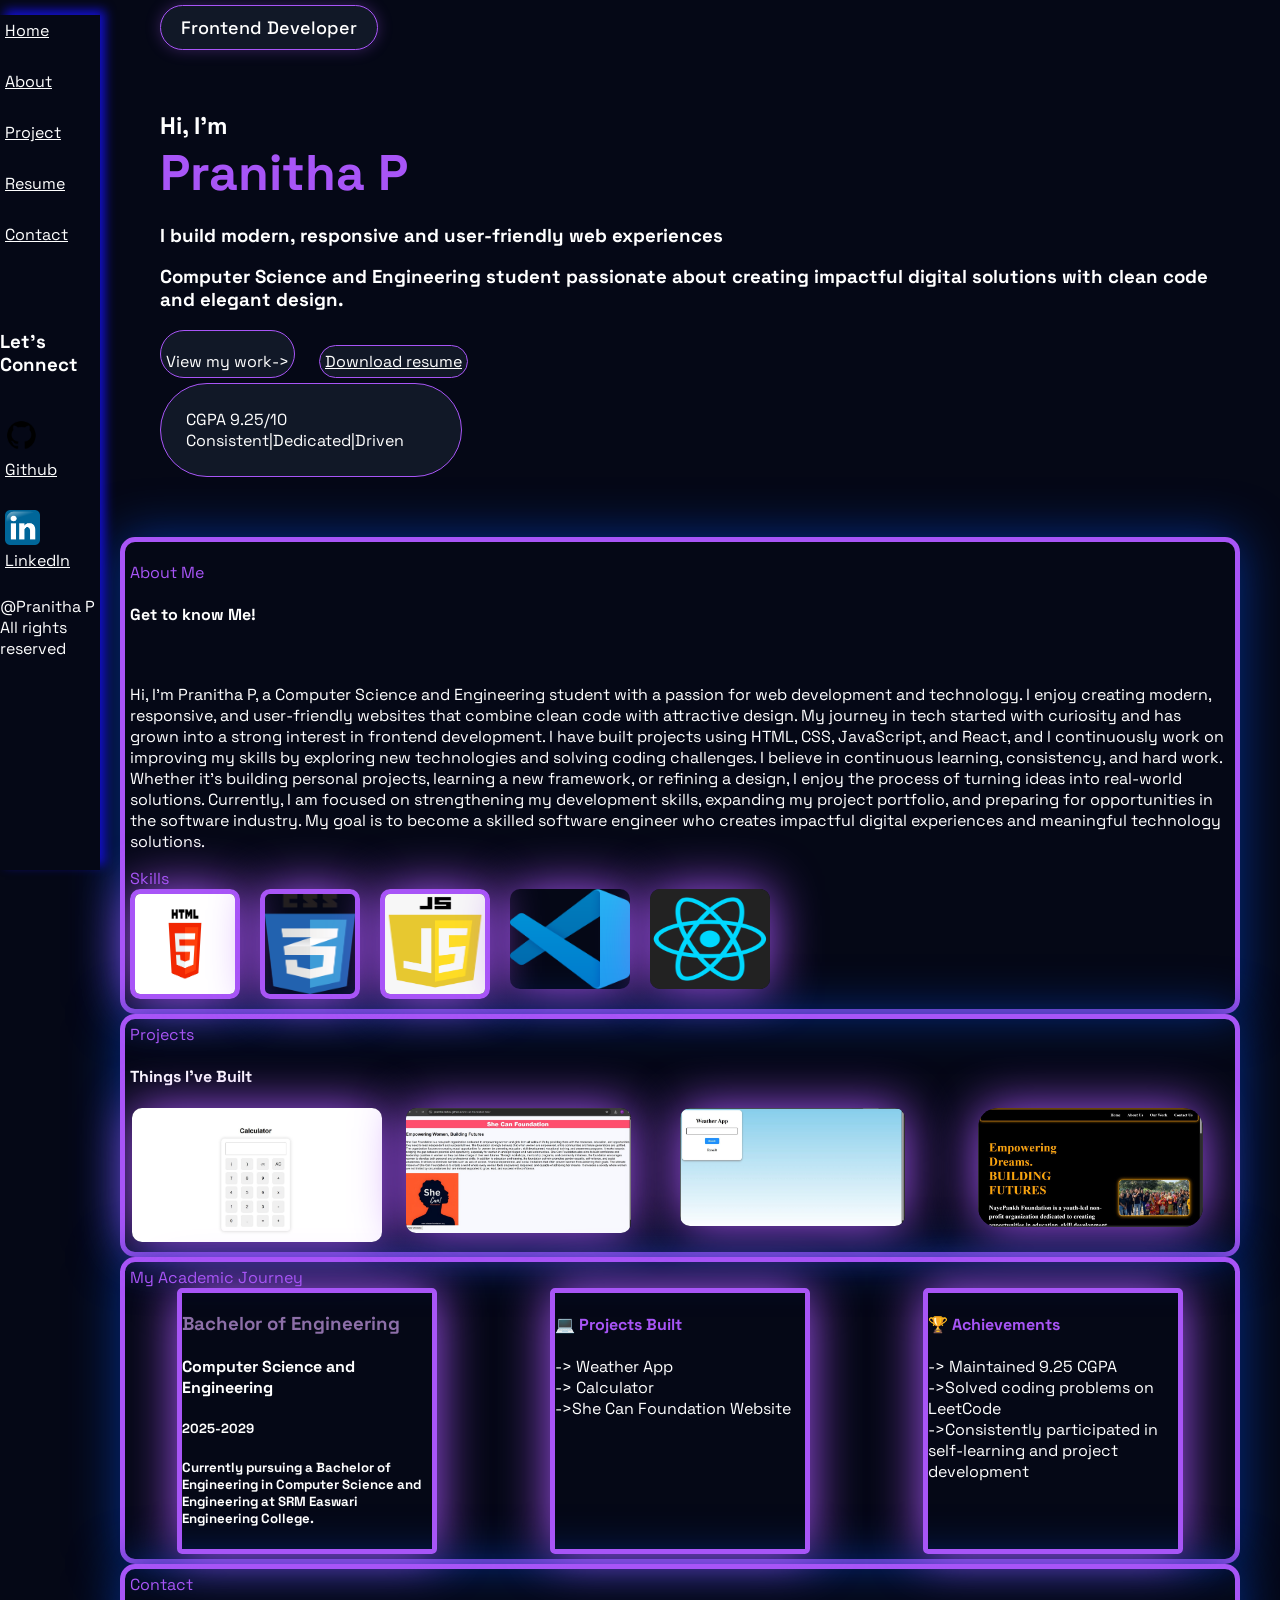
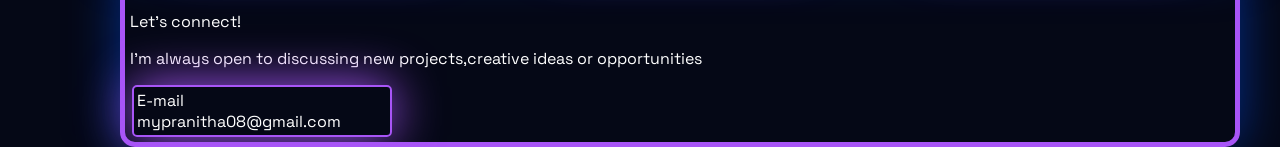
<file: index.html>
<!DOCTYPE html>
<html lang="en">
<head>
    <meta charset="UTF-8">
    <meta name="viewport" content="width=device-width, initial-scale=1.0">
    <title>Portfolio</title>
    <link rel="stylesheet" href="style.css">
    <link rel="preconnect" href="https://fonts.googleapis.com">
<link rel="preconnect" href="https://fonts.gstatic.com" crossorigin>
<link href="https://fonts.googleapis.com/css2?family=Space+Grotesk:wght@300;400;500;600;700&display=swap" rel="stylesheet">
</head>
<body>
    <section id="navbar">
        <div id="verbox">
        <a href="#Home">Home</a>
        <a href="#About">About</a>
        <a href="#Projects">Project</a>
        <a href="#Resume">Resume</a>
        <a href="#Contact">Contact</a>
        <br>
        <h3>Let's Connect </h3>
        <a href="https://github.com/pranitha-tech22" alt="github">
                <img src="github.png" alt="Github"> <br>
                Github
            </a>
            <a href="https://www.linkedin.com/in/pranitha-p-42a413381?utm_source=share_via&utm_content=profile&utm_medium=member_android">
                <img src="linkedIn.png" alt="linkedIn"> <br>
                LinkedIn
            </a>
            <footer>
                @Pranitha P 
                All rights reserved
            </footer>
            
        </div>
            
    </section>
    <div id="main">
    <section id="Home">
        <div id="homecontent">
            <div id="heading">
               Frontend Developer
            </div>
            <b>
            <h1>Hi, I'm</h1> 
            <h2>Pranitha P</h2>
            <h3>I build modern, responsive and user-friendly web experiences</h3>
            </b>
            <h3>Computer Science and Engineering student passionate about creating impactful digital solutions with clean code and elegant design.</h3>
            <div id="work">
                View my work->
            </div>
            <div id="resume">
                <a href="Pranitha_Resume.html">
                Download resume
                </a>
             </div>
             <div id="cgpa">
                CGPA 9.25/10
                Consistent|Dedicated|Driven
             </div>
        </div>
    </section>
    <section id="About">
        <div id="aboutme">
            About Me <br>
             <h4>Get to know Me!</h4> <br>
            <p style="color: #FFFFFF;">Hi, I'm Pranitha P, a Computer Science and Engineering student with a passion for web development and technology. I enjoy creating modern, responsive, and user-friendly websites that combine clean code with attractive design.

My journey in tech started with curiosity and has grown into a strong interest in frontend development. I have built projects using HTML, CSS, JavaScript, and React, and I continuously work on improving my skills by exploring new technologies and solving coding challenges.

I believe in continuous learning, consistency, and hard work. Whether it's building personal projects, learning a new framework, or refining a design, I enjoy the process of turning ideas into real-world solutions.
Currently, I am focused on strengthening my development skills, expanding my project portfolio, and preparing for opportunities in the software industry. My goal is to become a skilled software engineer who creates impactful digital experiences and meaningful technology solutions.</p>
Skills
<div id="logos">
<div id="logo1">
            <img src="Logo HTML5.JPG" alt="Html logo">
            
        </div>
        <div id="logo2">
            <img src="css3-logo.png" alt="css3 logo">
        </div>
        
     
        <div id="logo3">
            <img src="js logo.png" alt="JavaScript logo">
        </div>
        <div id="logo4">
            <img src="vscode-logo.png" alt="vscode logo">
        </div>
        <div id="logo5">
            <img src="react-js logo.png" alt="react js logo">
        </div>
        </div>
            </div>

    </section>
    <section id="Projects">
        <div id="pro">
            Projects
       <h4>Things I've Built</h4>
       <div id="proimg">
        <div id="img1">
            <a href="https://pranitha-tech22.github.io/ADAVANCED-CALCULATOR/">
                <img src="calcimage.jpeg" alt="Calculator project image">
            </a>
        </div>
        <div id="img2">
            <a href="https://pranitha-tech22.github.io/she-can-foundation-task/">
                <img src="internship-webpage.jpeg">
            </a>
        </div>
                    
        <div id="img3" onclick="note()">
            <img src="Weather-app.jpeg">
            
        </div>
        <div>
        <p id="note"></p>
       </div>
        <div id="img4">
            <a href="https://pranitha-tech22.github.io/NayePankh-webpage/">
                <img src="NayeaPankh selection task.jpeg">
            </a>
        </div>
                </div>

        
    </section>
    <section id="Resume">
        <div id="myresume">
            My Academic Journey
                    <div id="res">

            <div id="study">
                
               <h3>Bachelor of Engineering </h3>
               <h4>Computer Science and Engineering</h4>
               <h5>2025-2029 </h5>
               <h5>Currently pursuing a Bachelor of Engineering in Computer Science and Engineering at SRM Easwari Engineering College.</h5>
            </div>
            <div id="fieldofstudy">
                <h4>💻 Projects Built</h4> 
                      <p style="color: #FFFFFF;" >  -> Weather App <br>
                         -> Calculator <br>
                          
                         ->She Can Foundation Website
                      </p>
            </div>
            <div id="achievements">
                <h4 style="color: #A855F7;">🏆 Achievements</h4>
                <p style="color: #FFFFFF;">
                   -> Maintained 9.25 CGPA <br>
                   ->Solved coding problems on LeetCode<br>
                   ->Consistently participated in self-learning and project development
                </p>
            </div>
            
        </div>
        </div>
    </section>
    <section id="Contact">
        <div id="contactme">
            
            Contact <br>
            <p style="color: #FFFFFF;">Let's connect!</p> 
            <p style="color: #FFFFFF;">I'm always open to discussing new projects,creative ideas or opportunities</p>
            <div id="cnt">
            <div id="mail">
                E-mail<br>
                mypranitha08@gmail.com
            </div>
            </div>
        </div>
    </section>

    <script src="script.js"></script>
</body>
</html>
</file>
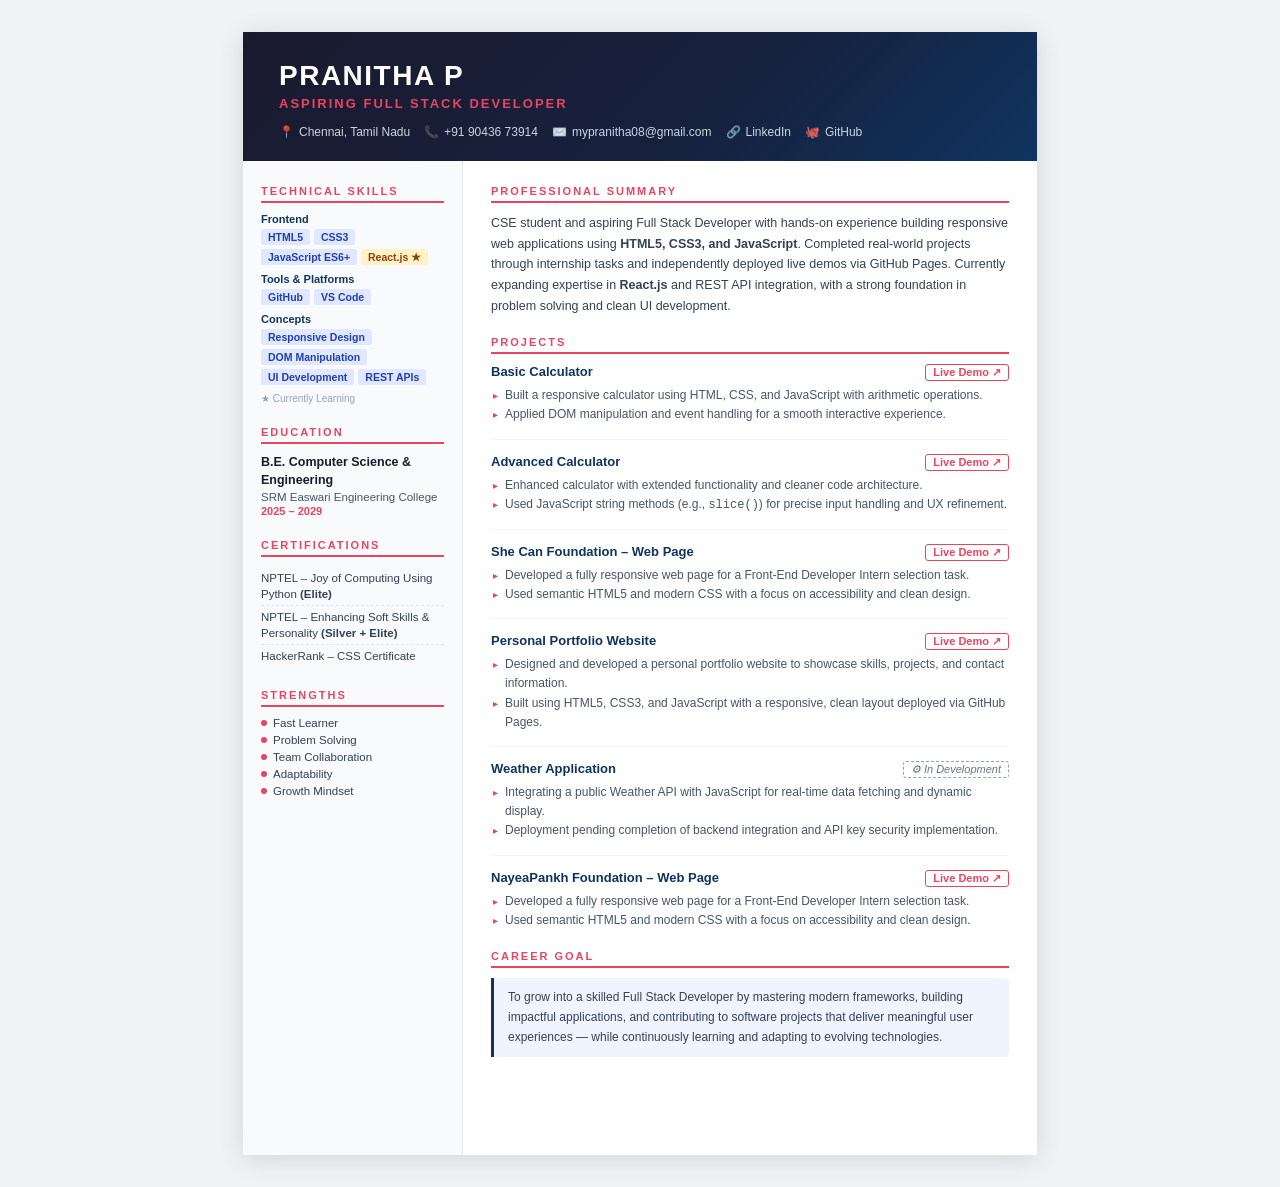
<file: Pranitha_Resume.html>
<!DOCTYPE html>
<html lang="en">
<head>
  <meta charset="UTF-8" />
  <meta name="viewport" content="width=device-width, initial-scale=1.0"/>
  <title>Pranitha P – Resume</title>
  <style>
    * { margin: 0; padding: 0; box-sizing: border-box; }

    body {
      font-family: 'Segoe UI', Arial, sans-serif;
      font-size: 13px;
      color: #1a1a2e;
      background: #f0f2f5;
      display: flex;
      justify-content: center;
      padding: 32px 16px;
    }

    .page {
      background: #ffffff;
      width: 794px;
      min-height: 1123px;
      box-shadow: 0 4px 24px rgba(0,0,0,0.12);
      display: flex;
      flex-direction: column;
    }

    /* ── HEADER ── */
    .header {
      background: linear-gradient(135deg, #1a1a2e 0%, #16213e 60%, #0f3460 100%);
      color: #ffffff;
      padding: 28px 36px 22px;
    }

    .header h1 {
      font-size: 28px;
      font-weight: 700;
      letter-spacing: 1.5px;
      text-transform: uppercase;
    }

    .header .tagline {
      font-size: 13px;
      color: #e94560;
      font-weight: 600;
      letter-spacing: 2px;
      text-transform: uppercase;
      margin-top: 4px;
    }

    .contact-row {
      display: flex;
      flex-wrap: wrap;
      gap: 14px;
      margin-top: 14px;
    }

    .contact-row a, .contact-row span {
      color: #cbd5e1;
      text-decoration: none;
      font-size: 12px;
      display: flex;
      align-items: center;
      gap: 5px;
    }

    .contact-row a:hover { color: #e94560; }

    .contact-row .icon {
      font-size: 12px;
      opacity: 0.85;
    }

    /* ── BODY LAYOUT ── */
    .body {
      display: flex;
      flex: 1;
    }

    /* ── SIDEBAR ── */
    .sidebar {
      width: 220px;
      min-width: 220px;
      background: #f8fafc;
      border-right: 1px solid #e2e8f0;
      padding: 24px 18px;
      display: flex;
      flex-direction: column;
      gap: 22px;
    }

    /* ── MAIN ── */
    .main {
      flex: 1;
      padding: 24px 28px;
      display: flex;
      flex-direction: column;
      gap: 20px;
    }

    /* ── SECTION TITLES ── */
    .section-title {
      font-size: 11px;
      font-weight: 700;
      letter-spacing: 2px;
      text-transform: uppercase;
      color: #e94560;
      border-bottom: 2px solid #e94560;
      padding-bottom: 4px;
      margin-bottom: 10px;
    }

    /* ── SKILLS ── */
    .skill-group { margin-bottom: 8px; }

    .skill-label {
      font-size: 11px;
      font-weight: 700;
      color: #0f3460;
      margin-bottom: 4px;
    }

    .skill-tags {
      display: flex;
      flex-wrap: wrap;
      gap: 4px;
    }

    .tag {
      background: #e0e7ff;
      color: #1e40af;
      border-radius: 3px;
      padding: 2px 7px;
      font-size: 10.5px;
      font-weight: 600;
    }

    .tag.learning {
      background: #fef3c7;
      color: #92400e;
    }

    /* ── EDUCATION ── */
    .edu-block .degree {
      font-size: 12.5px;
      font-weight: 700;
      color: #1a1a2e;
      line-height: 1.4;
    }

    .edu-block .school {
      font-size: 11.5px;
      color: #475569;
      margin-top: 2px;
    }

    .edu-block .year {
      font-size: 11px;
      color: #e94560;
      font-weight: 600;
      margin-top: 2px;
    }

    /* ── CERTIFICATIONS ── */
    .cert-list { list-style: none; }

    .cert-list li {
      font-size: 11.5px;
      color: #334155;
      padding: 3px 0;
      border-bottom: 1px dashed #e2e8f0;
      line-height: 1.4;
    }

    .cert-list li:last-child { border-bottom: none; }

    /* ── STRENGTHS ── */
    .strengths-grid {
      display: flex;
      flex-direction: column;
      gap: 5px;
    }

    .strength-item {
      display: flex;
      align-items: center;
      gap: 6px;
      font-size: 11.5px;
      color: #334155;
    }

    .strength-dot {
      width: 6px;
      height: 6px;
      border-radius: 50%;
      background: #e94560;
      flex-shrink: 0;
    }

    /* ── SUMMARY ── */
    .summary-text {
      font-size: 12.5px;
      color: #334155;
      line-height: 1.65;
    }

    /* ── PROJECTS ── */
    .project-block {
      margin-bottom: 14px;
      padding-bottom: 14px;
      border-bottom: 1px solid #f1f5f9;
    }

    .project-block:last-child {
      border-bottom: none;
      margin-bottom: 0;
      padding-bottom: 0;
    }

    .project-header {
      display: flex;
      justify-content: space-between;
      align-items: flex-start;
      gap: 8px;
      margin-bottom: 5px;
    }

    .project-name {
      font-size: 13px;
      font-weight: 700;
      color: #0f3460;
    }

    .project-link {
      font-size: 11px;
      color: #e94560;
      text-decoration: none;
      font-weight: 600;
      white-space: nowrap;
      border: 1px solid #e94560;
      border-radius: 3px;
      padding: 1px 7px;
    }

    .project-link:hover {
      background: #e94560;
      color: #fff;
    }

    .project-status {
      font-size: 11px;
      color: #64748b;
      font-style: italic;
      border: 1px dashed #94a3b8;
      border-radius: 3px;
      padding: 1px 7px;
      white-space: nowrap;
    }

    .project-bullets {
      list-style: none;
      padding-left: 2px;
    }

    .project-bullets li {
      font-size: 12px;
      color: #475569;
      line-height: 1.6;
      padding-left: 12px;
      position: relative;
    }

    .project-bullets li::before {
      content: '▸';
      position: absolute;
      left: 0;
      color: #e94560;
      font-size: 10px;
      top: 2px;
    }

    /* ── CAREER GOAL ── */
    .goal-text {
      font-size: 12px;
      color: #334155;
      line-height: 1.65;
      background: #f0f4ff;
      border-left: 3px solid #0f3460;
      padding: 10px 14px;
      border-radius: 0 4px 4px 0;
    }

    @media print {
      body { background: #fff; padding: 0; }
      .page { box-shadow: none; }
    }
  </style>
</head>
<body>

<div class="page">

  <!-- ══ HEADER ══ -->
  <div class="header">
    <h1>Pranitha P</h1>
    <div class="tagline">Aspiring Full Stack Developer</div>
    <div class="contact-row">
      <span><span class="icon">📍</span> Chennai, Tamil Nadu</span>
      <a href="tel:+919043673914"><span class="icon">📞</span>+91 90436 73914</a>
      <a href="mailto:mypranitha08@gmail.com"><span class="icon">✉️</span>mypranitha08@gmail.com</a>
      <a href="https://www.linkedin.com/in/pranitha-p-42a413381">
        <span class="icon">🔗</span>LinkedIn
      </a>
     <a href="https://github.com/pranitha-tech22">
        <span class="icon">🐙</span>GitHub
      </a>
    </div>
  </div>

  <!-- ══ BODY ══ -->
  <div class="body">

    <!-- ── SIDEBAR ── -->
    <div class="sidebar">

      <!-- Skills -->
      <div>
        <div class="section-title">Technical Skills</div>

        <div class="skill-group">
          <div class="skill-label">Frontend</div>
          <div class="skill-tags">
            <span class="tag">HTML5</span>
            <span class="tag">CSS3</span>
            <span class="tag">JavaScript ES6+</span>
            <span class="tag learning">React.js ★</span>
          </div>
        </div>

        

        <div class="skill-group">
          <div class="skill-label">Tools & Platforms</div>
          <div class="skill-tags">
            
            <span class="tag">GitHub</span>
            <span class="tag">VS Code</span>
          </div>
        </div>

        <div class="skill-group">
          <div class="skill-label">Concepts</div>
          <div class="skill-tags">
            <span class="tag">Responsive Design</span>
            <span class="tag">DOM Manipulation</span>
            <span class="tag">UI Development</span>
            <span class="tag">REST APIs</span>
          </div>
        </div>

        <div style="font-size:10px;color:#94a3b8;margin-top:6px;">★ Currently Learning</div>
      </div>

      <!-- Education -->
      <div>
        <div class="section-title">Education</div>
        <div class="edu-block">
          <div class="degree">B.E. Computer Science &amp; Engineering</div>
          <div class="school">SRM Easwari Engineering College</div>
          <div class="year">2025 – 2029</div>
        </div>
      </div>

      <!-- Certifications -->
      <div>
        <div class="section-title">Certifications</div>
        <ul class="cert-list">
          <li>NPTEL – Joy of Computing Using Python <strong>(Elite)</strong></li>
          <li>NPTEL – Enhancing Soft Skills &amp; Personality <strong>(Silver + Elite)</strong></li>
          <li>HackerRank – CSS Certificate</li>
        </ul>
      </div>

      <!-- Strengths -->
      <div>
        <div class="section-title">Strengths</div>
        <div class="strengths-grid">
          <div class="strength-item"><span class="strength-dot"></span>Fast Learner</div>
          <div class="strength-item"><span class="strength-dot"></span>Problem Solving</div>
          <div class="strength-item"><span class="strength-dot"></span>Team Collaboration</div>
          <div class="strength-item"><span class="strength-dot"></span>Adaptability</div>
          <div class="strength-item"><span class="strength-dot"></span>Growth Mindset</div>
        </div>
      </div>

    </div>

    <!-- ── MAIN CONTENT ── -->
    <div class="main">

      <!-- Summary -->
      <div>
        <div class="section-title">Professional Summary</div>
        <p class="summary-text">
          CSE student and aspiring Full Stack Developer with hands-on experience building
          responsive web applications using <strong>HTML5, CSS3, and JavaScript</strong>. Completed
          real-world projects through internship tasks and independently deployed live demos via GitHub
          Pages. Currently expanding expertise in <strong>React.js</strong> and REST API integration,
          with a strong foundation in problem solving and clean UI development.
        </p>
      </div>

      <!-- Projects -->
      <div>
        <div class="section-title">Projects</div>

        <!-- Project 1 -->
        <div class="project-block">
          <div class="project-header">
            <span class="project-name">Basic Calculator</span>
            <a class="project-link"
               href="https://pranitha-tech22.github.io/Basic-CALCULATOR/">Live Demo ↗</a>
          </div>
          <ul class="project-bullets">
            <li>Built a responsive calculator using HTML, CSS, and JavaScript with arithmetic operations.</li>
            <li>Applied DOM manipulation and event handling for a smooth interactive experience.</li>
          </ul>
        </div>

        <!-- Project 2 -->
        <div class="project-block">
          <div class="project-header">
            <span class="project-name">Advanced Calculator</span>
            <a class="project-link"
               href="https://pranitha-tech22.github.io/ADAVANCED-CALCULATOR/">Live Demo ↗</a>
          </div>
          <ul class="project-bullets">
            <li>Enhanced calculator with extended functionality and cleaner code architecture.</li>
            <li>Used JavaScript string methods (e.g., <code>slice()</code>) for precise input handling and UX refinement.</li>
          </ul>
        </div>

        <!-- Project 3 -->
        <div class="project-block">
          <div class="project-header">
            <span class="project-name">She Can Foundation – Web Page</span>
            <a class="project-link"
               href="https://pranitha-tech22.github.io/she-can-foundation-task/">Live Demo ↗</a>
          </div>
          <ul class="project-bullets">
            <li>Developed a fully responsive web page for a Front-End Developer Intern selection task.</li>
            <li>Used semantic HTML5 and modern CSS with a focus on accessibility and clean design.</li>
          </ul>
        </div>

        <!-- Project 4 -->
        <div class="project-block">
          <div class="project-header">
            <span class="project-name">Personal Portfolio Website</span>
            <a class="project-link"
               href="https://pranitha-tech22.github.io/Pranitha-portfolio/">Live Demo ↗</a>
          </div>
          <ul class="project-bullets">
            <li>Designed and developed a personal portfolio website to showcase skills, projects, and contact information.</li>
            <li>Built using HTML5, CSS3, and JavaScript with a responsive, clean layout deployed via GitHub Pages.</li>
          </ul>
        </div>

        <!-- Project 5 -->
        <div class="project-block">
          <div class="project-header">
            <span class="project-name">Weather Application</span>
            <span class="project-status">⚙ In Development</span>
          </div>
          <ul class="project-bullets">
            <li>Integrating a public Weather API with JavaScript for real-time data fetching and dynamic display.</li>
            <li>Deployment pending completion of backend integration and API key security implementation.</li>
          </ul>
        </div>
        <div class="project-block">
          <div class="project-header">
            <span class="project-name">NayeaPankh Foundation – Web Page</span>
            <a class="project-link"
               href="https://pranitha-tech22.github.io/NayePankh-webpage/">Live Demo ↗</a>
          </div>
          <ul class="project-bullets">
            <li>Developed a fully responsive web page for a Front-End Developer Intern selection task.</li>
            <li>Used semantic HTML5 and modern CSS with a focus on accessibility and clean design.</li>
          </ul>
        </div>

      </div>

      <!-- Career Goal -->
      <div>
        <div class="section-title">Career Goal</div>
        <p class="goal-text">
          To grow into a skilled Full Stack Developer by mastering modern frameworks, building
          impactful applications, and contributing to software projects that deliver meaningful
          user experiences — while continuously learning and adapting to evolving technologies.
        </p>
      </div>

    </div>
  </div>
</div>

</body>
</html>
</file>
<file: style.css>
body{
    margin:0;
    padding: 0;
    background-color: #050816;
    display: flex;
    
}
#html{
    scroll-behavior: smooth;
}
*{
        font-family: 'Space Grotesk', sans-serif;

}

#verbox {
    position: sticky;
    top:0;
    margin-top:15px ;
    height: 95vh;
    width: 100px;
    display: flex;
    flex-direction: column;
    background-color:#050816;
    gap:20px;
    box-shadow: 5px -5px 10px rgb(19, 15, 205);
}
#navbar img{
     width: 35px;
    height: 35px;
}
#navbar h3{
           color: #FFFFFF;
 
}
#navbar footer{
            color: #FFFFFF;

}
#navbar footer:hover{
    cursor: pointer;
}



#navbar a{
        color: #FFFFFF;
        padding: 5px;
        padding-right: 5px;

}
#navbar a:hover{
    cursor: pointer;
    transition: 0.3s;
    transform: scale(1.1);
}
#main{
        flex:1;

}
#Home{
    
    padding: 60px;
    padding-top: 5px;
    display:flex;
    justify-content:space-between;
    align-items:center;
    z-index: 1;

}
#homecontent{
    color: #FFFFFF;
    align-items: flex-start;   
}
#homecontent h1,h2{
margin: 0;
}
#homecontent h2{
    color: #A855F7;
    font-size: 50px;
    font-weight: bolder;
}

#heading{
    display: inline-block;
    padding: 10px 20px;
    background-color: #111827;
    border: 1px solid #A855F7;
    border-radius: 50px;
    color: white;
    font-size: 18px;
    font-weight: 500;
    box-shadow: 0 0 15px rgba(168,85,247,0.3);
    margin-bottom: 60px;
        

}
#work{
    display: inline-block;
    border-radius: 50px;
    border: 1px solid #A855F7;
    background-color: #111827;
    color: #FFFFFF;
    padding: 5px 5px;
    cursor: pointer;
    padding-top: 20px;
}
#resume{
    display: inline-block;
    border-radius: 50px;
    border: 1px solid #A855F7;
    background-color: #111827;
    color: #FFFFFF;
    padding: 5px 5px;
    cursor: pointer;
    margin-left: 20px;
}
#resume a{
    color: #FFFFFF;

}
#resume:hover{
    transform: scale(1.1);
}
#cgpa{
    width:250px;  
 border-radius: 50px;
    border: 1px solid #A855F7;
    background-color: #111827;
    color: #FFFFFF;
    padding: 25px;
    cursor: pointer;
    margin-left: 0px;
margin-top: 5px;
}
#cgpa:hover{
    transform: scale(1.1);
}

#aboutme{
    padding: 5px;
color: #A855F7;
margin-left: 20px;
z-index: 2;
border-radius: 15px;
box-shadow: 0 0 50px #042e8a;
border: 5px solid #A855F7;
width: 1100px;
    padding-top: 20px;


}
#aboutme h4{ 
    color: #FFFFFF;
}
#logos{
    display: flex;
    gap: 20px;
}
#logo1 img{
    height: 100px;
    width: 100px;
    border-radius: 10px;
    box-shadow: 0 0 50px #A855F7;
    border: 5px solid #A855F7;
}
#logo2 img{
    height: 100px;
    width: 90px;
    border-radius: 10px;
    box-shadow: 0 0 50px #A855F7;
    border: 5px solid #A855F7;
    
}
#logo3 img{
    height: 100px;
    width: 100px;
    border-radius: 10px;
    box-shadow: 0 0 50px #A855F7;
    border: 5px solid #A855F7;
}
#logo4 img{
    height: 100px;
    width: 120px;
   border: 5 px solid #A855F7;
border-radius: 10px;
    box-shadow: 0 0 50px #A855F7;
}
#logo5 img{
    height: 100px;
    width: 120px;
   border: 5 px solid #A855F7;
border-radius: 10px;
    box-shadow: 0 0 50px #A855F7;

}
#pro{
    padding: 5px;
color: #A855F7;
margin-left: 20px;
z-index: 2;
border-radius: 15px;
box-shadow: 0 0 50px #042e8a;
border: 5px solid #A855F7;
width: 1100px;
}
#pro h4{
    color: #FFFFFF;
}
#proimg{
    display: flex;
    gap: 20px;
    justify-content: space-around;
}
#img1 img{
    
    width: 100%;
    max-width: 250px;
    height: auto;
    border: 5 px solid #A855F7;
border-radius: 10px;
    box-shadow: 0 0 50px #A855F7;

}
#img1 img:hover{
    transform: scale(1.1);
}
#img2 img{
    
    width: 90%;
    max-width: 250px;
    height: auto;
    border: 5 px solid #A855F7;
border-radius: 10px;
    box-shadow: 0 0 50px #A855F7;

}
#img2 img:hover{
    transform: scale(1.1);
}

#img3 img{
    width: 90%;
    max-width: 250px;
    height: auto;
    border: 5 px solid #A855F7;
border-radius: 10px;
    box-shadow: 0 0 50px #A855F7;

}
#img3 img:hover{
    transform: scale(1.1);
}
#img4 img{
    
    width: 90%;
    max-width: 250px;
    height: auto;
    border: 5 px solid #A855F7;
border-radius: 20px;
    box-shadow: 0 0 50px #A855F7;

}
#img4 img:hover{
    transform: scale(1.1);
}
#note{
    color: white;
    margin-top: 10px;
    max-width: 400px;
}
#myresume{
    padding: 5px;
color: #A855F7;
margin-left: 20px;
z-index: 2;
border-radius: 15px;
box-shadow: 0 0 50px #042e8a;
border: 5px solid #A855F7;
width: 1100px;

}
#res{
    display: flex;
    gap:20px;
    justify-content: space-around;
}
#study{
     width: 90%;
    max-width: 250px;
    height: auto;
    border: 5px solid #A855F7;
border-radius: 5px;
    box-shadow: 0 0 50px #A855F7;
}
#study:hover{
    transform: scale(1.1);
}
#study h3{
    color: #8d6fa8;
}
#study h4,h5{
    color:#FFFFFF;
}
#fieldofstudy{
    width: 90%;
    max-width: 250px;
    height: auto;
    border: 5px solid #A855F7;
border-radius: 5px;
    box-shadow: 0 0 50px #A855F7;

}
#fieldofstudy:hover{
    transform: scale(1.1);
}
#fieldofstudy h4{
    color: #A855F7;
}
#achievements{
     width: 90%;
    max-width: 250px;
    height: auto;
    border: 5px solid #A855F7;
border-radius: 5px;
    box-shadow: 0 0 50px #A855F7;

}
#achievements:hover{
    transform: scale(1.1);
}
#contactme{
    padding: 5px;
color: #A855F7;
margin-left: 20px;
z-index: 2;
border-radius: 15px;
box-shadow: 0 0 50px #042e8a;
border: 5px solid #A855F7;
width: 1100px


}
#cnt{
    display: flex;
    gap:20px;
}
#mail{
    margin-left: 2px;
    padding: 3px;
    width: 90%;
    max-width: 250px;
    height: auto;
    border: 2px solid #A855F7;
border-radius: 5px;
    box-shadow: 0 0 50px #A855F7;
    color: #FFFFFF;
}
#mail:hover{
    transform: scale(1.1);
}
</file>
